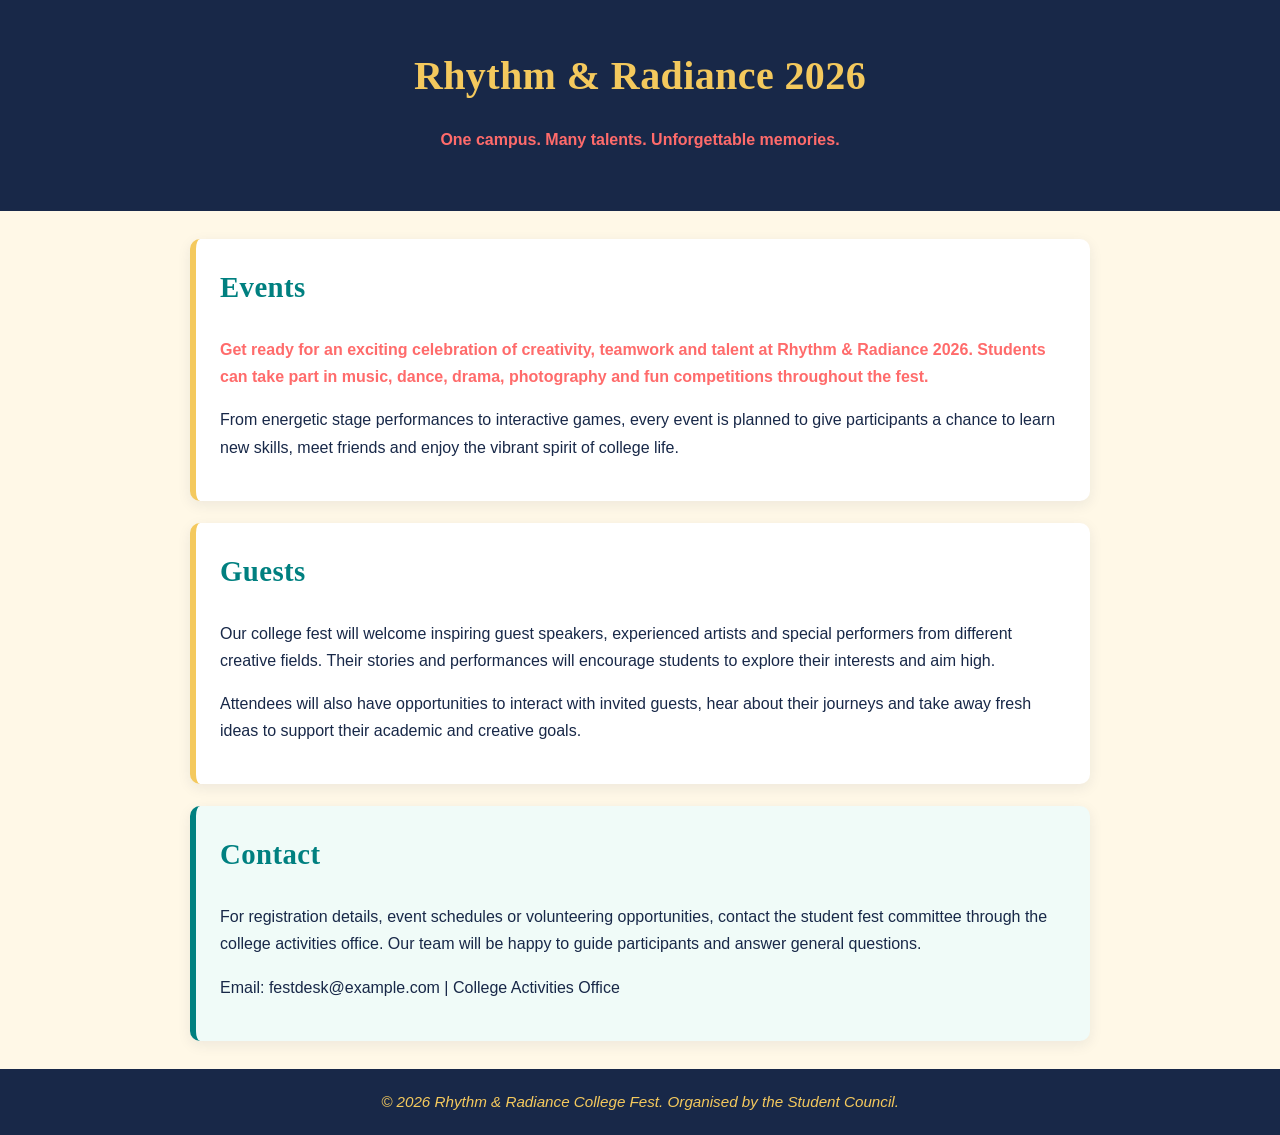
<file: index.html>
<!DOCTYPE html>
<html lang="en">
<head>
    <meta charset="UTF-8">
    <meta name="viewport" content="width=device-width, initial-scale=1.0">
    <title>Rhythm & Radiance 2026 | College Fest</title>
    <link rel="stylesheet" href="style.css">
</head>
<body>
    <header>
        <h1>Rhythm &amp; Radiance 2026</h1>
        <p class="highlight">One campus. Many talents. Unforgettable memories.</p>
    </header>

    <main>
        <article id="events">
            <h2>Events</h2>
            <p class="highlight">Get ready for an exciting celebration of creativity, teamwork and talent at Rhythm &amp; Radiance 2026. Students can take part in music, dance, drama, photography and fun competitions throughout the fest.</p>
            <p>From energetic stage performances to interactive games, every event is planned to give participants a chance to learn new skills, meet friends and enjoy the vibrant spirit of college life.</p>
        </article>

        <article id="guests">
            <h2>Guests</h2>
            <p>Our college fest will welcome inspiring guest speakers, experienced artists and special performers from different creative fields. Their stories and performances will encourage students to explore their interests and aim high.</p>
            <p>Attendees will also have opportunities to interact with invited guests, hear about their journeys and take away fresh ideas to support their academic and creative goals.</p>
        </article>

        <article id="contact">
            <h2>Contact</h2>
            <p>For registration details, event schedules or volunteering opportunities, contact the student fest committee through the college activities office. Our team will be happy to guide participants and answer general questions.</p>
            <p>Email: festdesk@example.com | College Activities Office</p>
        </article>
    </main>

    <footer>
        <p>&copy; 2026 Rhythm &amp; Radiance College Fest. Organised by the Student Council.</p>
    </footer>
</body>
</html>
</file>
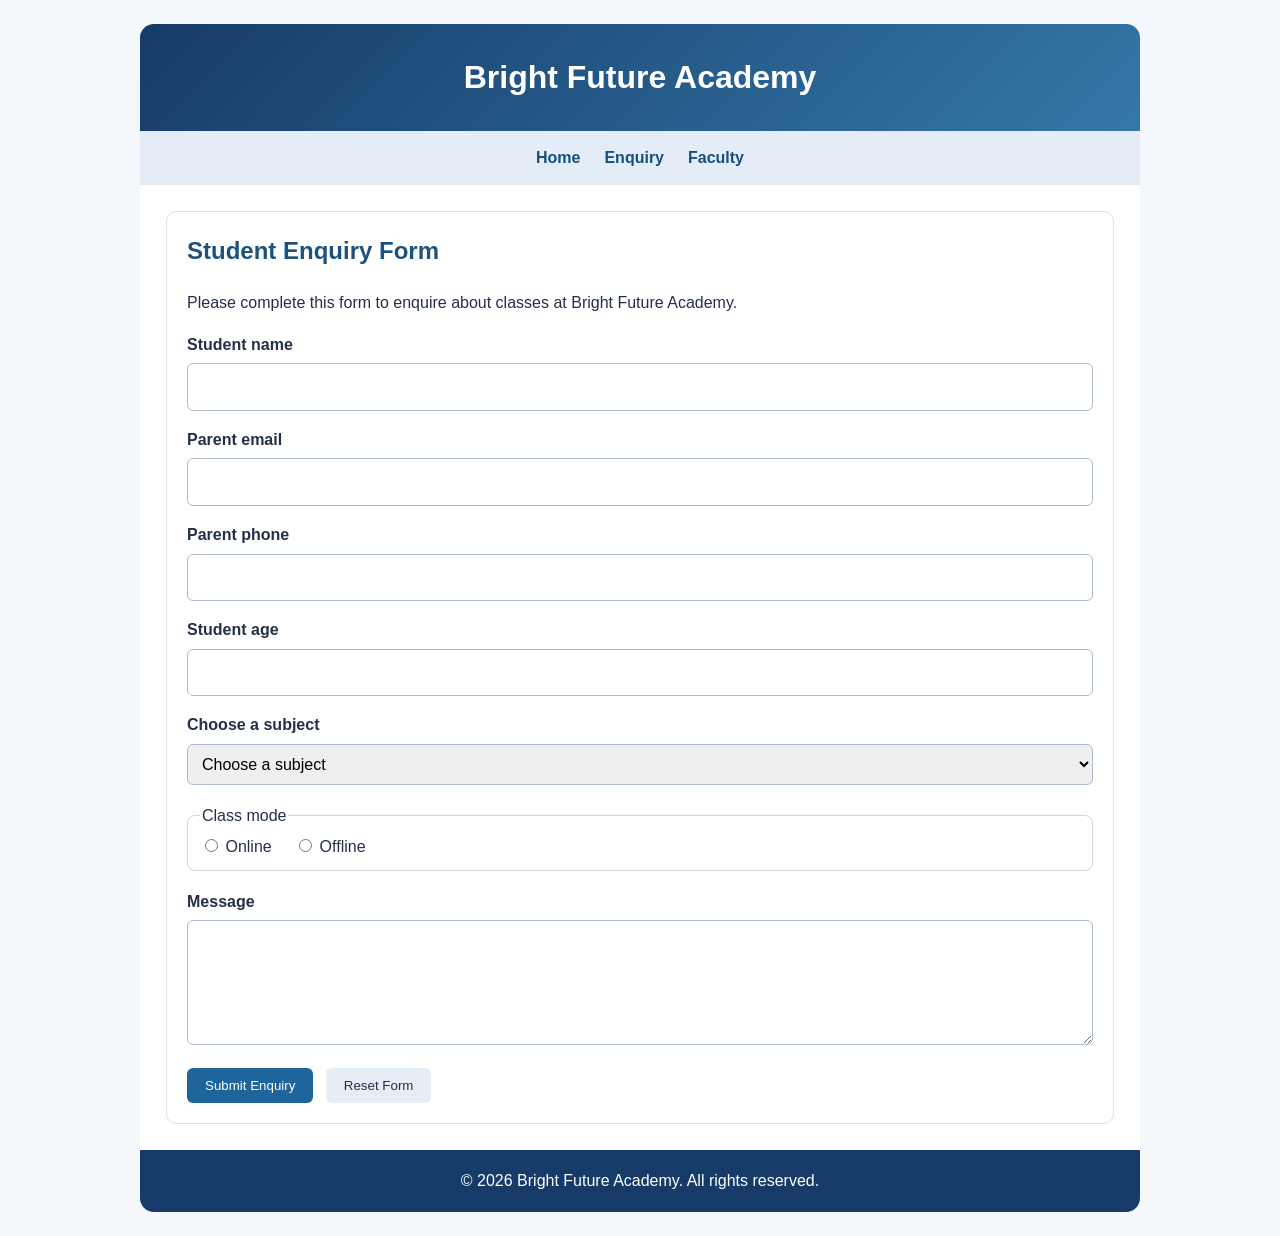
<file: enquiry.html>
<!DOCTYPE html>
<html lang="en">
<head>
    <meta charset="UTF-8">
    <meta name="viewport" content="width=device-width, initial-scale=1.0">
    <title>Enquiry | Bright Future Academy</title>

<style>
    * { box-sizing: border-box; }
    body { margin: 0; font-family: Arial, Helvetica, sans-serif; line-height: 1.6; color: #243047; background: #f4f7fb; }
    header, nav, main, footer { width: min(100% - 32px, 1000px); margin-left: auto; margin-right: auto; }
    header { margin-top: 24px; padding: 28px; color: white; text-align: center; background: linear-gradient(135deg, #173b68, #3478a8); border-radius: 14px 14px 0 0; }
    header h1 { margin: 0; }
    nav { display: flex; justify-content: center; flex-wrap: wrap; gap: 24px; padding: 14px; background: #e4edf7; }
    nav a { color: #174f7b; font-weight: bold; text-decoration: none; }
    nav a:hover { text-decoration: underline; }
    main { padding: 26px; background: white; }
    article { margin: 0 0 26px; padding: 20px; border: 1px solid #dbe4ee; border-radius: 10px; }
    article:last-child { margin-bottom: 0; }
    h2 { margin-top: 0; color: #1d527e; }
    img { display: block; width: 100%; max-height: 430px; object-fit: cover; border-radius: 10px; }
    table { width: 100%; border-collapse: collapse; margin-top: 12px; }
    th, td { border: 1px solid #cbd5e1; padding: 10px; text-align: left; }
    th { background: #eaf2fb; }
    tbody tr:nth-child(even) { background: #f7faff; }
    footer { margin-bottom: 24px; padding: 18px; text-align: center; color: white; background: #173b68; border-radius: 0 0 14px 14px; }
    footer p { margin: 0; }
    .field { margin: 16px 0; }
    label { display: block; margin-bottom: 6px; font-weight: bold; }
    input, select, textarea { width: 100%; max-width: 100%; padding: 10px; border: 1px solid #aebdce; border-radius: 6px; font: inherit; }
    fieldset { margin: 18px 0; border: 1px solid #cbd5e1; border-radius: 8px; }
    fieldset label { display: inline; margin-right: 18px; font-weight: normal; }
    fieldset input { width: auto; }
    button { padding: 10px 18px; margin-right: 8px; border: 0; border-radius: 6px; cursor: pointer; }
    button[type="submit"] { color: white; background: #1d659b; }
    button[type="reset"] { color: #243047; background: #e5edf5; }
    @media (max-width: 600px) { main { padding: 14px; } article { padding: 14px; } table { font-size: 13px; } th, td { padding: 6px; } }
</style>

</head>
<body>
    <header>
        <h1>Bright Future Academy</h1>
    </header>
    <nav aria-label="Main navigation">
        <a href="index.html">Home</a>
        <a href="enquiry.html">Enquiry</a>
        <a href="faculty.html">Faculty</a>
    </nav>
    <main>
        <article>
            <h2>Student Enquiry Form</h2>
            <p>Please complete this form to enquire about classes at Bright Future Academy.</p>
            <form action="enquiry.html" method="get">
                <p class="field">
                    <label for="student-name">Student name</label>
                    <input type="text" id="student-name" name="student_name" minlength="3" required
                           title="Please enter at least 3 characters for the student name.">
                </p>
                <p class="field">
                    <label for="parent-email">Parent email</label>
                    <input type="email" id="parent-email" name="parent_email" required
                           title="Please enter a valid email address.">
                </p>
                <p class="field">
                    <label for="parent-phone">Parent phone</label>
                    <input type="tel" id="parent-phone" name="parent_phone" pattern="[0-9]{10}"
                           minlength="10" maxlength="10" required
                           title="Please enter exactly 10 digits, using numbers 0 to 9.">
                </p>
                <p class="field">
                    <label for="student-age">Student age</label>
                    <input type="number" id="student-age" name="age" min="5" max="18" required
                           title="Student age must be between 5 and 18.">
                </p>
                <p class="field">
                    <label for="subject">Choose a subject</label>
                    <select id="subject" name="subject" required>
                        <option value="">Choose a subject</option>
                        <option value="Mathematics">Mathematics</option>
                        <option value="Science">Science</option>
                        <option value="English">English</option>
                        <option value="Social Studies">Social Studies</option>
                        <option value="Computer Studies">Computer Studies</option>
                    </select>
                </p>
                <fieldset>
                    <legend>Class mode</legend>
                    <input type="radio" id="mode-online" name="mode" value="Online" required>
                    <label for="mode-online">Online</label>
                    <input type="radio" id="mode-offline" name="mode" value="Offline">
                    <label for="mode-offline">Offline</label>
                </fieldset>
                <p class="field">
                    <label for="message">Message</label>
                    <textarea id="message" name="message" rows="4" cols="40"></textarea>
                </p>
                <button type="submit">Submit Enquiry</button>
                <button type="reset">Reset Form</button>
            </form>
        </article>
    </main>
    <footer>
        <p>&copy; 2026 Bright Future Academy. All rights reserved.</p>
    </footer>
</body>
</html>
</file>
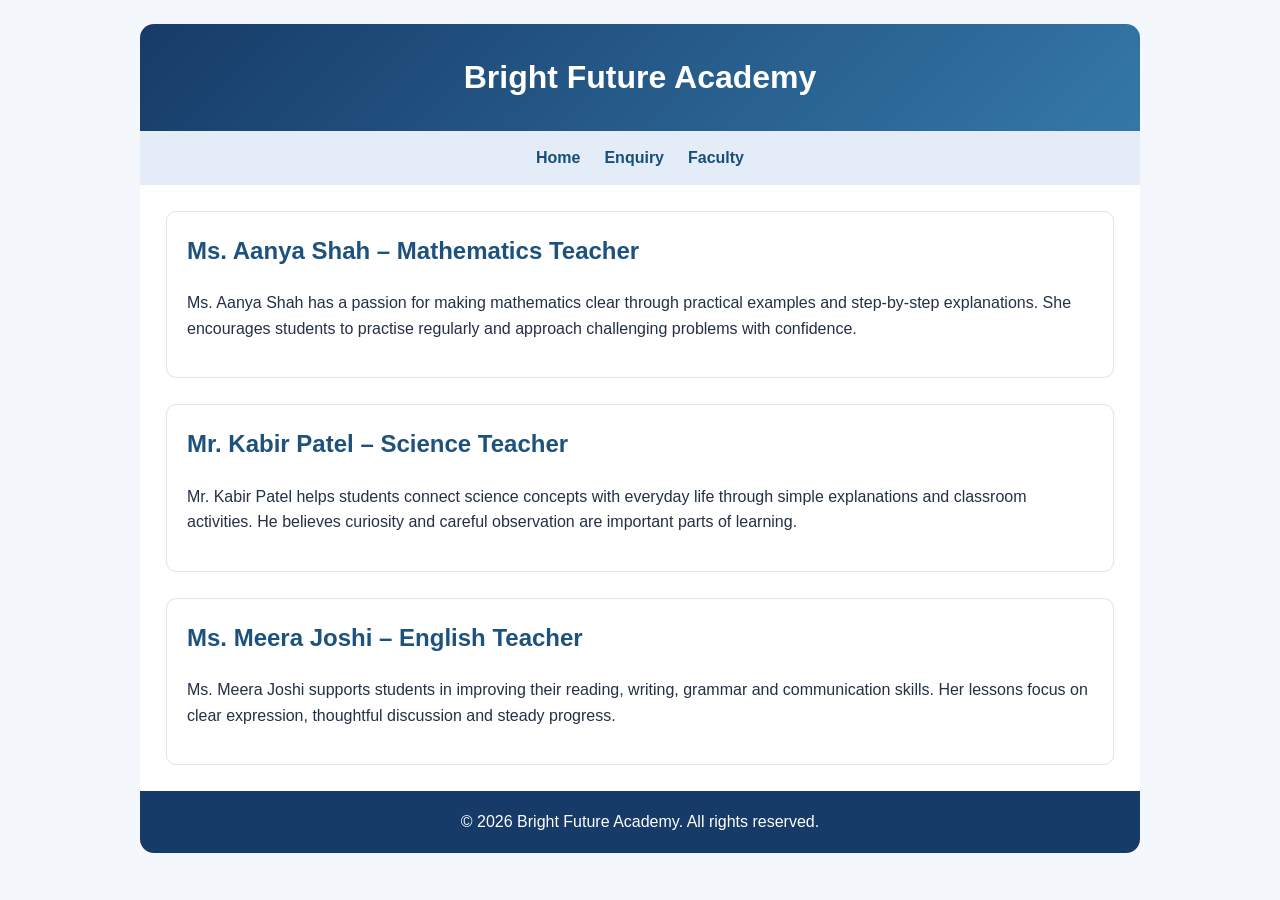
<file: faculty.html>
<!DOCTYPE html>
<html lang="en">
<head>
    <meta charset="UTF-8">
    <meta name="viewport" content="width=device-width, initial-scale=1.0">
    <title>Faculty | Bright Future Academy</title>

<style>
    * { box-sizing: border-box; }
    body { margin: 0; font-family: Arial, Helvetica, sans-serif; line-height: 1.6; color: #243047; background: #f4f7fb; }
    header, nav, main, footer { width: min(100% - 32px, 1000px); margin-left: auto; margin-right: auto; }
    header { margin-top: 24px; padding: 28px; color: white; text-align: center; background: linear-gradient(135deg, #173b68, #3478a8); border-radius: 14px 14px 0 0; }
    header h1 { margin: 0; }
    nav { display: flex; justify-content: center; flex-wrap: wrap; gap: 24px; padding: 14px; background: #e4edf7; }
    nav a { color: #174f7b; font-weight: bold; text-decoration: none; }
    nav a:hover { text-decoration: underline; }
    main { padding: 26px; background: white; }
    article { margin: 0 0 26px; padding: 20px; border: 1px solid #dbe4ee; border-radius: 10px; }
    article:last-child { margin-bottom: 0; }
    h2 { margin-top: 0; color: #1d527e; }
    img { display: block; width: 100%; max-height: 430px; object-fit: cover; border-radius: 10px; }
    table { width: 100%; border-collapse: collapse; margin-top: 12px; }
    th, td { border: 1px solid #cbd5e1; padding: 10px; text-align: left; }
    th { background: #eaf2fb; }
    tbody tr:nth-child(even) { background: #f7faff; }
    footer { margin-bottom: 24px; padding: 18px; text-align: center; color: white; background: #173b68; border-radius: 0 0 14px 14px; }
    footer p { margin: 0; }
    .field { margin: 16px 0; }
    label { display: block; margin-bottom: 6px; font-weight: bold; }
    input, select, textarea { width: 100%; max-width: 100%; padding: 10px; border: 1px solid #aebdce; border-radius: 6px; font: inherit; }
    fieldset { margin: 18px 0; border: 1px solid #cbd5e1; border-radius: 8px; }
    fieldset label { display: inline; margin-right: 18px; font-weight: normal; }
    fieldset input { width: auto; }
    button { padding: 10px 18px; margin-right: 8px; border: 0; border-radius: 6px; cursor: pointer; }
    button[type="submit"] { color: white; background: #1d659b; }
    button[type="reset"] { color: #243047; background: #e5edf5; }
    @media (max-width: 600px) { main { padding: 14px; } article { padding: 14px; } table { font-size: 13px; } th, td { padding: 6px; } }
</style>

</head>
<body>
    <header>
        <h1>Bright Future Academy</h1>
    </header>
    <nav aria-label="Main navigation">
        <a href="index.html">Home</a>
        <a href="enquiry.html">Enquiry</a>
        <a href="faculty.html">Faculty</a>
    </nav>
    <main>
        <article>
            <h2>Ms. Aanya Shah – Mathematics Teacher</h2>
            <p>Ms. Aanya Shah has a passion for making mathematics clear through practical examples and step-by-step explanations. She encourages students to practise regularly and approach challenging problems with confidence.</p>
        </article>
        <article>
            <h2>Mr. Kabir Patel – Science Teacher</h2>
            <p>Mr. Kabir Patel helps students connect science concepts with everyday life through simple explanations and classroom activities. He believes curiosity and careful observation are important parts of learning.</p>
        </article>
        <article>
            <h2>Ms. Meera Joshi – English Teacher</h2>
            <p>Ms. Meera Joshi supports students in improving their reading, writing, grammar and communication skills. Her lessons focus on clear expression, thoughtful discussion and steady progress.</p>
        </article>
    </main>
    <footer>
        <p>&copy; 2026 Bright Future Academy. All rights reserved.</p>
    </footer>
</body>
</html>
</file>
<file: style.css>
/* Rhythm & Radiance 2026 – five-colour college fest palette
   Navy: #182848 | Coral: rgb(255, 107, 107) | Gold: #F4C95D
   Cream: #FFF8E7 | Teal: teal
*/

body {
    margin: 0;
    padding: 0;
    font-family: Arial, Helvetica, sans-serif;
    line-height: 1.7;
    color: #182848;
    background-color: #FFF8E7;
}

header {
    padding: 42px 20px;
    text-align: center;
    color: #FFF8E7;
    background-color: #182848;
}

h1, h2 {
    font-family: Georgia, "Times New Roman", serif;
    letter-spacing: 0.4px;
}

h1 {
    margin: 0 0 10px;
    color: #F4C95D;
    font-size: 2.5rem;
}

h2 {
    margin-top: 0;
    color: teal;
    font-size: 1.8rem;
}

p {
    font-size: 1rem;
}

.highlight {
    color: rgb(255, 107, 107);
    font-weight: bold;
}

main {
    width: min(100% - 36px, 900px);
    margin: 28px auto;
}

article {
    margin-bottom: 22px;
    padding: 24px;
    background-color: #ffffff;
    border-left: 6px solid #F4C95D;
    border-radius: 10px;
    box-shadow: 0 4px 14px rgba(24, 40, 72, 0.08);
}

#contact {
    border-left-color: teal;
    background-color: #f0fbf8;
}

footer {
    padding: 20px;
    color: #FFF8E7;
    background-color: #182848;
    text-align: center;
}

/* Descendant selector: visibly styles paragraphs inside the footer. */
footer p {
    margin: 0;
    color: #F4C95D;
    font-size: 0.95rem;
    font-style: italic;
}

@media (max-width: 600px) {
    header {
        padding: 30px 16px;
    }

    h1 {
        font-size: 2rem;
    }

    main {
        width: min(100% - 24px, 900px);
    }

    article {
        padding: 18px;
    }
}
</file>
